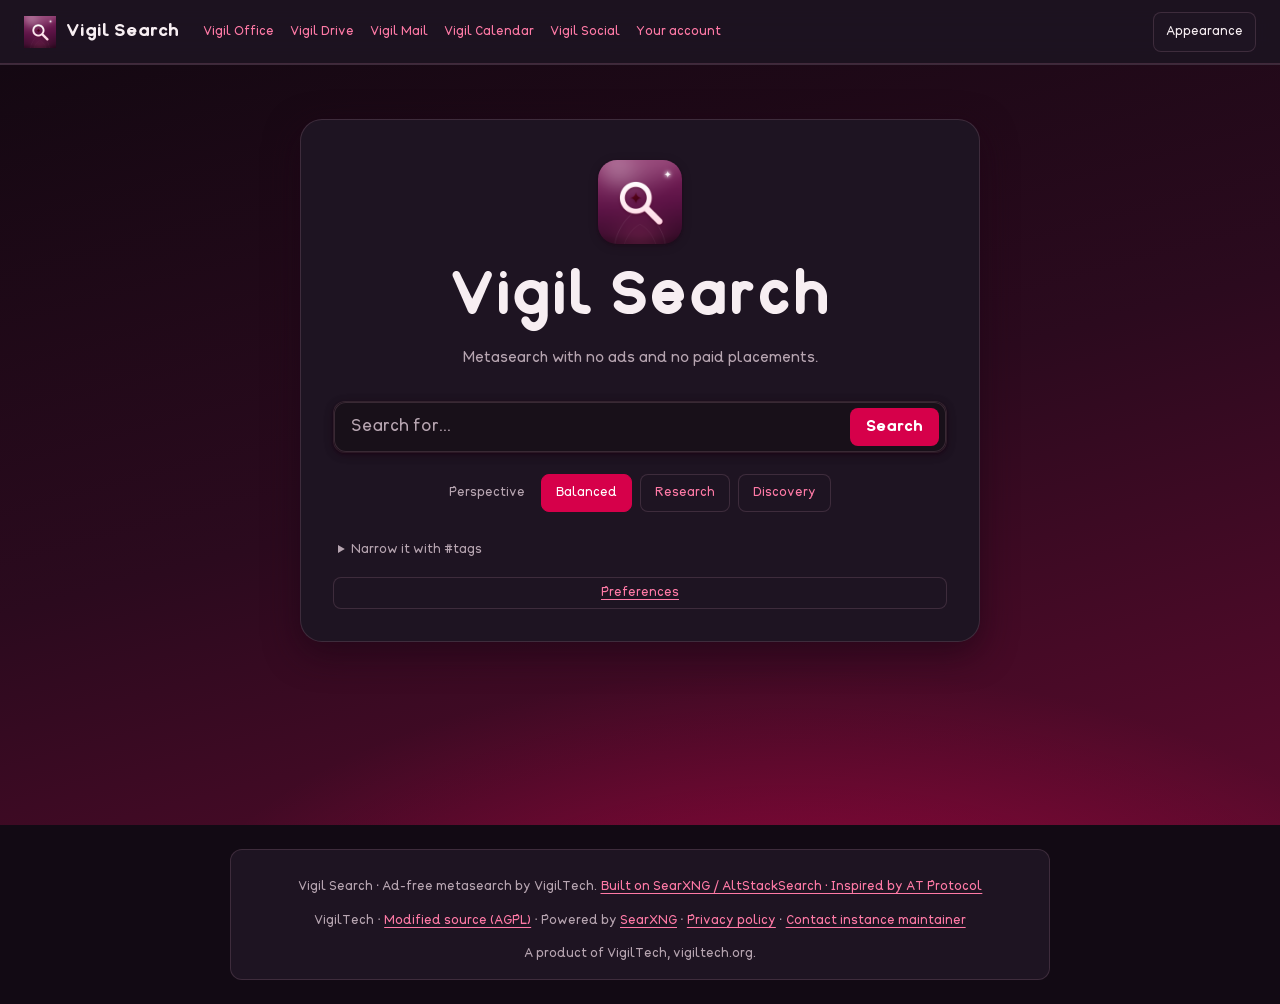
<file: preview/index.html>
<!doctype html>
<html lang="en" data-theme="dark"><head><meta charset="utf-8"><meta name="viewport" content="width=device-width,initial-scale=1">
<title>Vigil Search</title>
<!-- STATIC PREVIEW. Hand-written markup shaped like SearXNG's "simple" theme plus the elements brand.py injects.
     It is not rendered by SearXNG; layout-only stand-in CSS replaces the upstream stylesheet. -->
<link rel="icon" href="../vigiltech/product-icons/search/web/favicon.ico"><link rel="apple-touch-icon" href="../vigiltech/product-icons/search/web/apple-touch-icon.png">
<link rel="stylesheet" href="searxng-standin.css">
<link rel="stylesheet" href="../vigiltech/css/vigilsans.css"><link rel="stylesheet" href="../vigiltech/css/goldengate.css"><link rel="stylesheet" href="../vigiltech-search.css">
<script defer src="../vigiltech.js"></script><script defer src="../artemisearch.js"></script><script defer src="../artemis-ai.js"></script>
</head><body class="vt index_endpoint">
<header class="vt-menubar"><a href="index.html" class="vt-brand"><img src="../vigiltech/product-icons/search/web/icon-192.png" alt="">Vigil Search</a><nav><a href="#">Vigil Office</a><a href="#">Vigil Drive</a><a href="#">Vigil Mail</a><a href="#">Vigil Calendar</a><a href="#">Vigil Social</a><a id="search-account" href="#">Your account</a></nav></header>
<main id="main_index"><div class="index"><div class="title"><img class="vt-search-mark" src="../vigiltech/product-icons/search/web/icon-192.png" alt=""><h1>Vigil Search</h1><p class="vt-search-note">Metasearch with no ads and no paid placements.</p></div><form id="search" method="GET" action="results.html"><div id="search_view"><div class="search_box"><input id="q" name="q" type="text" placeholder="Search for..." value="" aria-label="Search for"><button id="send_search" type="submit" aria-label="Search">Search</button></div></div></form><div id="links_on_top"><a href="preferences.html">Preferences</a></div></div></main><footer><p>VigilTech &middot; <a href="#">Modified source (AGPL)</a> &middot; Powered by <a href="#">SearXNG</a> &middot; <a href="#">Privacy policy</a> &middot; <a href="#">Contact instance maintainer</a></p></footer>
</body></html>
</file>
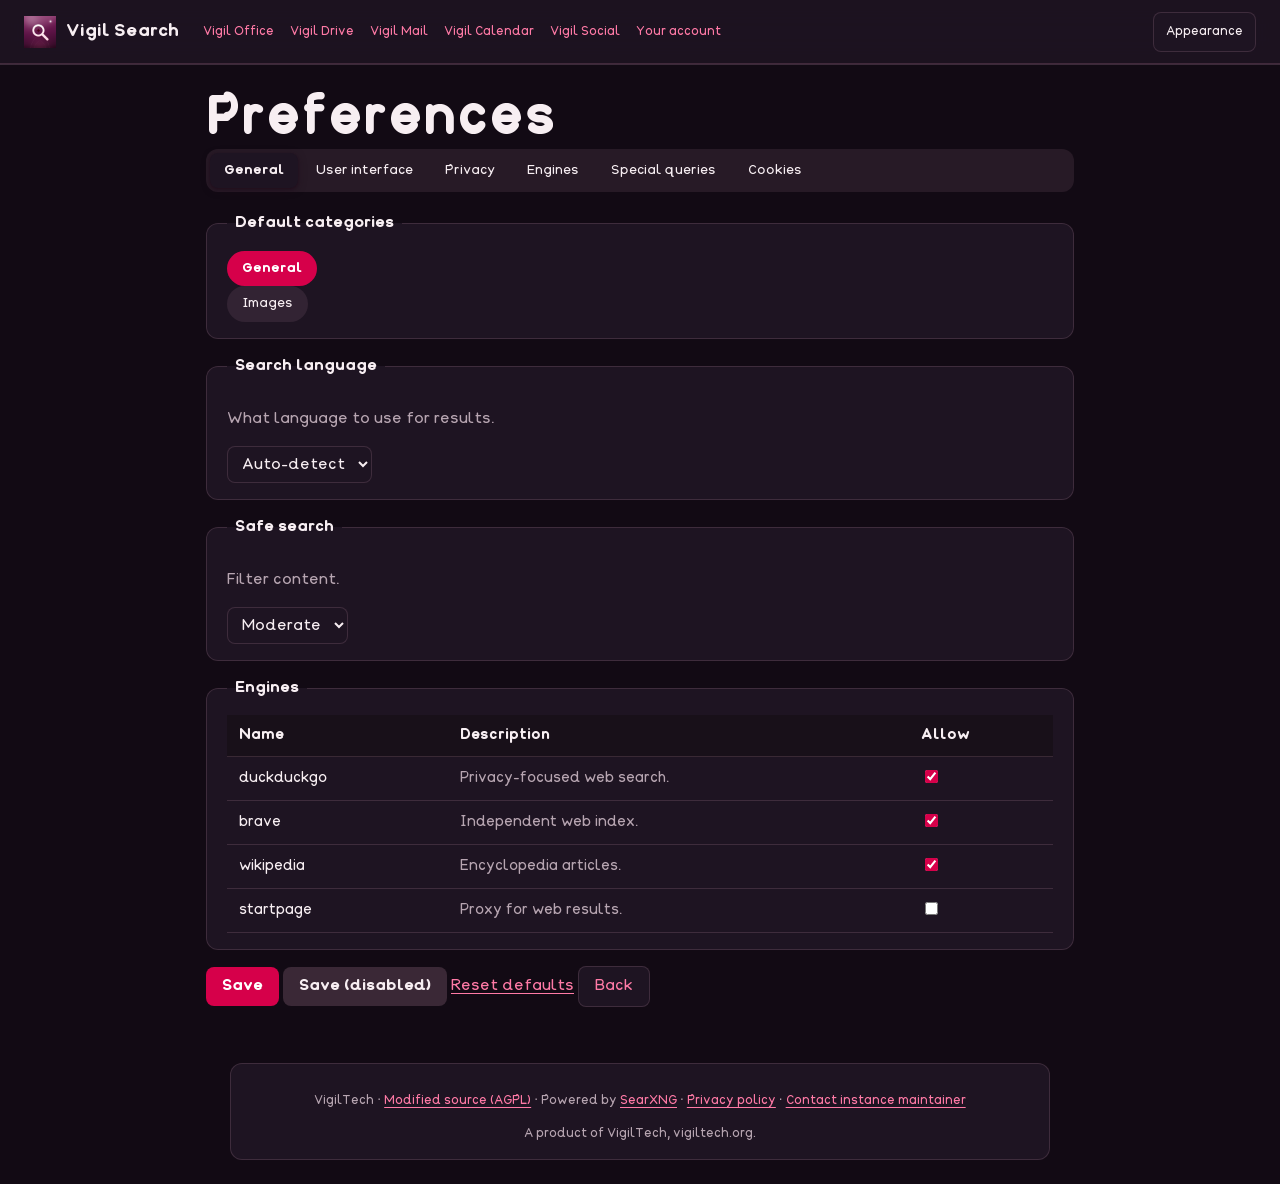
<file: preview/preferences.html>
<!doctype html>
<html lang="en" data-theme="dark"><head><meta charset="utf-8"><meta name="viewport" content="width=device-width,initial-scale=1">
<title>Preferences - Vigil Search</title>
<!-- STATIC PREVIEW. Hand-written markup shaped like SearXNG's "simple" theme plus the elements brand.py injects.
     It is not rendered by SearXNG; layout-only stand-in CSS replaces the upstream stylesheet. -->
<link rel="icon" href="../vigiltech/product-icons/search/web/favicon.ico"><link rel="apple-touch-icon" href="../vigiltech/product-icons/search/web/apple-touch-icon.png">
<link rel="stylesheet" href="searxng-standin.css">
<link rel="stylesheet" href="../vigiltech/css/vigilsans.css"><link rel="stylesheet" href="../vigiltech/css/goldengate.css"><link rel="stylesheet" href="../vigiltech-search.css">
<script defer src="../vigiltech.js"></script><script defer src="../artemisearch.js"></script><script defer src="../artemis-ai.js"></script>
</head><body class="vt preferences_endpoint">
<header class="vt-menubar"><a href="index.html" class="vt-brand"><img src="../vigiltech/product-icons/search/web/icon-192.png" alt="">Vigil Search</a><nav><a href="#">Vigil Office</a><a href="#">Vigil Drive</a><a href="#">Vigil Mail</a><a href="#">Vigil Calendar</a><a href="#">Vigil Social</a><a id="search-account" href="#">Your account</a></nav></header>
<main id="main_preferences"><h1>Preferences</h1>
<nav class="tabs" aria-label="Preference sections"><a href="#" aria-selected="true" aria-current="page">General</a><a href="#">User interface</a><a href="#">Privacy</a><a href="#">Engines</a><a href="#">Special queries</a><a href="#">Cookies</a></nav>
<form method="post" action="#"><fieldset><legend>Default categories</legend><div class="category"><input type="checkbox" id="pc_general" checked><label for="pc_general">General</label></div> <div class="category"><input type="checkbox" id="pc_images"><label for="pc_images">Images</label></div></fieldset>
<fieldset><legend>Search language</legend><p class="description">What language to use for results.</p><select aria-label="Search language"><option>Auto-detect</option><option>English</option><option>Deutsch</option></select></fieldset>
<fieldset><legend>Safe search</legend><p class="description">Filter content.</p><select aria-label="Safe search"><option>Moderate</option><option>Strict</option><option>None</option></select></fieldset>
<fieldset><legend>Engines</legend><table class="table_settings"><thead><tr><th>Name</th><th>Description</th><th>Allow</th></tr></thead><tbody><tr><td><label>duckduckgo</label></td><td class="description">Privacy-focused web search.</td><td><input type="checkbox" checked aria-label="duckduckgo"></td></tr><tr><td><label>brave</label></td><td class="description">Independent web index.</td><td><input type="checkbox" checked aria-label="brave"></td></tr><tr><td><label>wikipedia</label></td><td class="description">Encyclopedia articles.</td><td><input type="checkbox" checked aria-label="wikipedia"></td></tr><tr><td><label>startpage</label></td><td class="description">Proxy for web results.</td><td><input type="checkbox"  aria-label="startpage"></td></tr></tbody></table></fieldset>
<div class="preferences_buttons"><input type="submit" value="Save"> <input type="submit" value="Save (disabled)" disabled> <a class="btn" href="#">Reset defaults</a> <span class="preferences_back"><a href="index.html">Back</a></span></div></form></main><footer><p>VigilTech &middot; <a href="#">Modified source (AGPL)</a> &middot; Powered by <a href="#">SearXNG</a> &middot; <a href="#">Privacy policy</a> &middot; <a href="#">Contact instance maintainer</a></p></footer>
</body></html>
</file>
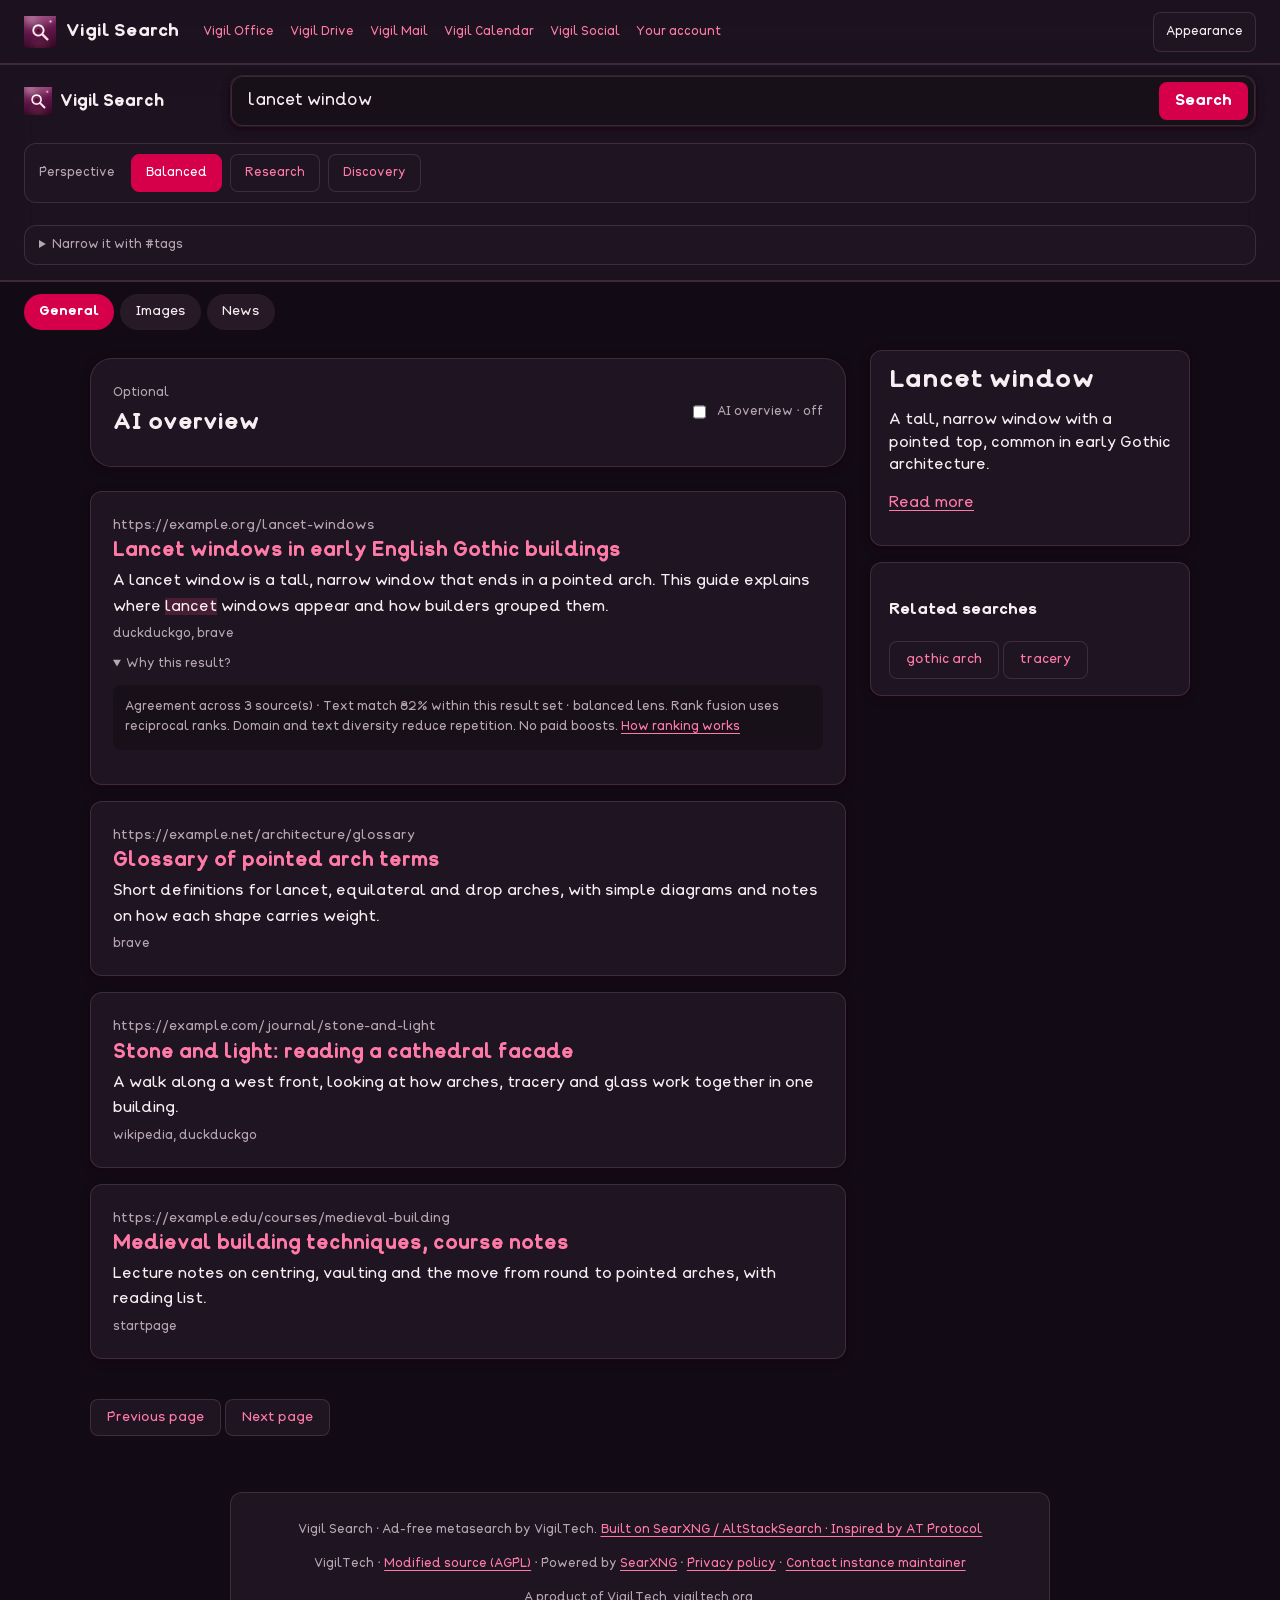
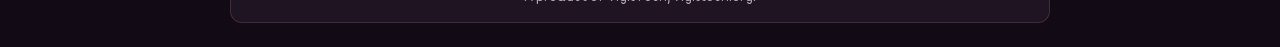
<file: preview/results.html>
<!doctype html>
<html lang="en" data-theme="dark"><head><meta charset="utf-8"><meta name="viewport" content="width=device-width,initial-scale=1">
<title>lancet window - Vigil Search</title>
<!-- STATIC PREVIEW. Hand-written markup shaped like SearXNG's "simple" theme plus the elements brand.py injects.
     It is not rendered by SearXNG; layout-only stand-in CSS replaces the upstream stylesheet. -->
<link rel="icon" href="../vigiltech/product-icons/search/web/favicon.ico"><link rel="apple-touch-icon" href="../vigiltech/product-icons/search/web/apple-touch-icon.png">
<link rel="stylesheet" href="searxng-standin.css">
<link rel="stylesheet" href="../vigiltech/css/vigilsans.css"><link rel="stylesheet" href="../vigiltech/css/goldengate.css"><link rel="stylesheet" href="../vigiltech-search.css">
<script defer src="../vigiltech.js"></script><script defer src="../artemisearch.js"></script><script defer src="../artemis-ai.js"></script>
</head><body class="vt results_endpoint">
<header class="vt-menubar"><a href="index.html" class="vt-brand"><img src="../vigiltech/product-icons/search/web/icon-192.png" alt="">Vigil Search</a><nav><a href="#">Vigil Office</a><a href="#">Vigil Drive</a><a href="#">Vigil Mail</a><a href="#">Vigil Calendar</a><a href="#">Vigil Social</a><a id="search-account" href="#">Your account</a></nav></header>
<div id="search_header"><div id="search_logo"><a href="index.html"><img src="../vigiltech/product-icons/search/web/icon-192.png" alt=""><span class="vt-wordmark">Vigil Search</span></a></div><form id="search" method="GET" action="results.html"><div id="search_view"><div class="search_box"><input id="q" name="q" type="text" placeholder="Search for..." value="lancet window" aria-label="Search for"><button id="send_search" type="submit" aria-label="Search">Search</button></div></div></form></div>
<div id="categories_container"><div class="category"><input type="checkbox" id="category_general" checked><label for="category_general">General</label></div><div class="category"><input type="checkbox" id="category_images"><label for="category_images">Images</label></div><div class="category"><input type="checkbox" id="category_news"><label for="category_news">News</label></div></div>
<div id="results_view"><main id="main_results"><div id="sidebar"><div class="infobox"><h2>Lancet window</h2><p>A tall, narrow window with a pointed top, common in early Gothic architecture.</p><p><a href="#">Read more</a></p></div><div class="suggestions"><h4>Related searches</h4><button type="button">gothic arch</button> <button type="button">tracery</button></div></div><div id="urls" role="main"><article class="result result-default category-general"><a class="url_wrapper" href="#"><span class="url_o1"><span class="url_i1">https://example.org/lancet-windows</span></span></a><h3><a href="#">Lancet windows in early English Gothic buildings</a></h3><p class="content">A lancet window is a tall, narrow window that ends in a pointed arch. This guide explains where <span class="highlight">lancet</span> windows appear and how builders grouped them.</p><div class="engines"><span>duckduckgo, brave</span></div><details class="vt-reason" open><summary>Why this result?</summary><p>Agreement across 3 source(s) · Text match 82% within this result set · balanced lens. Rank fusion uses reciprocal ranks. Domain and text diversity reduce repetition. No paid boosts. <a href="#">How ranking works</a></p></details><div class="break"></div></article><article class="result result-default category-general"><a class="url_wrapper" href="#"><span class="url_o1"><span class="url_i1">https://example.net/architecture/glossary</span></span></a><h3><a href="#">Glossary of pointed arch terms</a></h3><p class="content">Short definitions for lancet, equilateral and drop arches, with simple diagrams and notes on how each shape carries weight.</p><div class="engines"><span>brave</span></div><div class="break"></div></article><article class="result result-default category-general"><a class="url_wrapper" href="#"><span class="url_o1"><span class="url_i1">https://example.com/journal/stone-and-light</span></span></a><h3><a href="#">Stone and light: reading a cathedral facade</a></h3><p class="content">A walk along a west front, looking at how arches, tracery and glass work together in one building.</p><div class="engines"><span>wikipedia, duckduckgo</span></div><div class="break"></div></article><article class="result result-default category-general"><a class="url_wrapper" href="#"><span class="url_o1"><span class="url_i1">https://example.edu/courses/medieval-building</span></span></a><h3><a href="#">Medieval building techniques, course notes</a></h3><p class="content">Lecture notes on centring, vaulting and the move from round to pointed arches, with reading list.</p><div class="engines"><span>startpage</span></div><div class="break"></div></article></div>
<nav id="pagination" aria-label="Pages"><form method="post"><button type="submit" class="next_page" disabled>Previous page</button> <button type="submit" class="next_page">Next page</button></form></nav></main></div><footer><p>VigilTech &middot; <a href="#">Modified source (AGPL)</a> &middot; Powered by <a href="#">SearXNG</a> &middot; <a href="#">Privacy policy</a> &middot; <a href="#">Contact instance maintainer</a></p></footer>
</body></html>
</file>
<file: preview/searxng-standin.css>
/* Layout-only stand-in for the upstream SearXNG "simple" stylesheet. Preview use only; it is never shipped in the image.
   It defines no colours except a neutral light default so that the VigilTech override has something to override. */
*,*::before,*::after{box-sizing:border-box}body{margin:0;font-size:16px;line-height:1.5;background:#fff;color:#222}a{color:#06c}
#search_header{display:grid;grid-template-columns:190px minmax(0,1fr);align-items:center;padding:10px 24px;gap:16px}#search_logo a{display:flex;align-items:center;text-decoration:none;color:inherit}#search_logo img{width:28px;height:28px}
#search_view{display:flex}.search_box{display:flex;flex:1;align-items:center;border:1px solid #ccc;border-radius:12px;padding:4px 6px}#q{flex:1;border:0;outline:0;font-size:16px;padding:8px 10px;min-width:0}
main#main_index .index h1{font-size:44px;margin:12px 0}.index{margin:0 auto}#links_on_top{margin-top:16px}
#results_view{display:block}#main_results{display:grid;grid-template-columns:minmax(0,1fr) 320px;gap:24px;max-width:1100px;margin:0 auto}#urls{grid-column:1;grid-row:1}#sidebar{grid-column:2;grid-row:1}#pagination{grid-column:1}
#categories_container{padding:0 24px;max-width:1100px;margin:0 auto}article.result{display:block}article.result h3{margin:4px 0;font-size:19px}.content{margin:6px 0}.url_wrapper{font-size:13px;text-decoration:none}
nav.tabs a{display:inline-block}fieldset{min-width:0}table{font-size:14px}
@media(max-width:800px){#main_results{grid-template-columns:1fr}#sidebar{grid-column:1;grid-row:auto}}
</file>
<file: vigiltech/css/vigilsans.css>
/* Vigil Sans: VigilTech's own typeface (fonts/). Load it, with a system fallback so text never waits on the network. */
@font-face { font-family: "Vigil Sans"; font-style: normal; font-weight: 400; font-display: swap; src: url("../fonts/VigilSans-Regular.woff2") format("woff2"), url("../fonts/VigilSans-Regular.ttf") format("truetype"); }
@font-face { font-family: "Vigil Sans"; font-style: normal; font-weight: 700; font-display: swap; src: url("../fonts/VigilSans-Bold.woff2") format("woff2"), url("../fonts/VigilSans-Bold.ttf") format("truetype"); }
:root { --vt-font: "Vigil Sans", -apple-system, BlinkMacSystemFont, "SF Pro Text", system-ui, "Segoe UI", Roboto, "Helvetica Neue", sans-serif; --vt-font-system: -apple-system, BlinkMacSystemFont, "SF Pro Text", system-ui, "Segoe UI", Roboto, "Helvetica Neue", sans-serif; --vt-mono: ui-monospace, "SF Mono", Menlo, Consolas, monospace; }
</file>
<file: vigiltech/css/goldengate.css>
/* SPDX-License-Identifier: GPL-3.0-or-later
  VigilTech design system: "Golden Gate", after dark.
  Calm, layered, translucent software that feels at home on a Mac and travels well to Windows and Linux, with a quiet gothic
  streak: plum-black nights, one rose-pink tint, pointed arches and a single star. Original code and artwork: no third-party
  artwork, fonts or marks. Optional typeface: css/vigilsans.vts.

  Principles
   1. Material over decoration: bars and sheets are frosted glass over the wallpaper; content sits on quiet surfaces.
   2. One pink. VigilTech Pink #ff0058 tints selection, focus and the primary action. Everything else is a warm, plum-tinted neutral.
   3. Soft geometry: 8 px controls, 12 px groups, 22 px sheets. The one gothic shape is the pointed (lancet) arch.
   4. Depth from light: a lit top edge, a darker lower edge, long soft shadows. Never hard black outlines.
   5. Goth, softly: night is the natural home, candle-warm highlights, thin rims, one star. No skulls, bats or clichés; stay friendly and readable.
   6. Accessible by default: 4.5:1 text, a visible 3 px focus ring, reduced motion and reduced transparency respected.
*/
:root {
  color-scheme: light dark;
  /* VigilTech Pink */
  --vt-pink-50: #fff0f5; --vt-pink-100: #ffd6e4; --vt-pink-200: #ffadc9; --vt-pink-300: #ff7aa6; --vt-pink-400: #ff4d86;
  --vt-pink-500: #ff0058; --vt-pink-600: #d6004a; --vt-pink-700: #a8003a; --vt-pink-800: #7a002b; --vt-pink-900: #3d0016;
  --vt-tint: var(--vt-pink-500); --vt-tint-strong: var(--vt-pink-700); --vt-tint-soft: rgba(255, 0, 88, .11); --vt-on-tint: #ffffff;
  /* neutrals, light: warm bone and plum ink */
  --vt-bg: #f6f1f4; --vt-surface: #fffbfd; --vt-surface-2: #faf4f7; --vt-label: #17101a; --vt-label-2: #6b5d68; --vt-label-3: #6b5d68;
  --vt-separator: rgba(58, 30, 52, .15); --vt-fill: rgba(110, 70, 100, .1); --vt-fill-2: rgba(110, 70, 100, .18);
  --vt-glass: rgba(255, 250, 252, .62); --vt-glass-edge: rgba(255, 255, 255, .72); --vt-glass-blur: 18px;
  --vt-danger: #b3001b; --vt-warning: #9a4a00; --vt-info: #1a5cc2;
  /* geometry and depth */
  --vt-r-control: 8px; --vt-r-group: 12px; --vt-r-sheet: 22px; --vt-focus: 0 0 0 3px rgba(255, 0, 88, .5);
  --vt-shadow-1: 0 1px 2px rgba(30, 6, 22, .07), 0 2px 8px rgba(30, 6, 22, .07);
  --vt-shadow-2: 0 11px 34px rgba(30, 6, 22, .2); --vt-shadow-3: 17px 20px 40px rgba(30, 6, 22, .22);
  --vt-s1: 4px; --vt-s2: 8px; --vt-s3: 12px; --vt-s4: 16px; --vt-s5: 24px; --vt-s6: 32px; --vt-s7: 48px;
  --vt-wallpaper: linear-gradient(165deg, #fff4f8 0%, #ffc0d4 50%, #ff5c8f 100%);
  --vt-wall-arc-a: rgba(255, 255, 255, .4); --vt-wall-arc-b: rgba(168, 0, 58, .22);
}
@media (prefers-color-scheme: dark) { :root:not([data-theme="light"]) { --vt-tint: var(--vt-pink-400); --vt-tint-strong: var(--vt-pink-300); --vt-tint-soft: rgba(255, 77, 134, .18); --vt-on-tint: #ffffff;
  --vt-bg: #120a14; --vt-surface: #1e1422; --vt-surface-2: #181019; --vt-label: #f7eef2; --vt-label-2: #b7a5b1; --vt-label-3: #b7a5b1; --vt-separator: rgba(255, 190, 220, .14); --vt-fill: rgba(255, 190, 220, .09); --vt-fill-2: rgba(255, 190, 220, .17);
  --vt-glass: rgba(34, 18, 38, .62); --vt-glass-edge: rgba(255, 170, 205, .16); --vt-danger: #ff7a8e; --vt-warning: #ffb066; --vt-info: #8ab8ff; --vt-shadow-1: 0 1px 2px rgba(30, 6, 22, .45), 0 2px 8px rgba(30, 6, 22, .35); --vt-shadow-2: 0 11px 34px rgba(30, 6, 22, .7);
  --vt-wallpaper: linear-gradient(165deg, #140812 0%, #2b0a1e 50%, #5a0a2c 100%); --vt-wall-arc-a: rgba(255, 143, 179, .13); --vt-wall-arc-b: rgba(31, 0, 9, .5); } }
:root[data-theme="dark"] { --vt-tint: var(--vt-pink-400); --vt-tint-strong: var(--vt-pink-300); --vt-tint-soft: rgba(255, 77, 134, .18); --vt-on-tint: #ffffff;
  --vt-bg: #120a14; --vt-surface: #1e1422; --vt-surface-2: #181019; --vt-label: #f7eef2; --vt-label-2: #b7a5b1; --vt-label-3: #b7a5b1; --vt-separator: rgba(255, 190, 220, .14); --vt-fill: rgba(255, 190, 220, .09); --vt-fill-2: rgba(255, 190, 220, .17);
  --vt-glass: rgba(34, 18, 38, .62); --vt-glass-edge: rgba(255, 170, 205, .16); --vt-danger: #ff7a8e; --vt-warning: #ffb066; --vt-info: #8ab8ff; --vt-shadow-1: 0 1px 2px rgba(30, 6, 22, .45), 0 2px 8px rgba(30, 6, 22, .35); --vt-shadow-2: 0 11px 34px rgba(30, 6, 22, .7);
  --vt-wallpaper: linear-gradient(165deg, #140812 0%, #2b0a1e 50%, #5a0a2c 100%); --vt-wall-arc-a: rgba(255, 143, 179, .13); --vt-wall-arc-b: rgba(31, 0, 9, .5); }

.vt, .vt * { box-sizing: border-box; }
.vt { font-family: var(--vt-font, -apple-system, BlinkMacSystemFont, "SF Pro Text", system-ui, "Segoe UI", sans-serif); font-size: 15px; line-height: 1.5; color: var(--vt-label); background: var(--vt-bg); -webkit-font-smoothing: antialiased; font-synthesis: none; }
.vt[data-font="system"] { font-family: var(--vt-font-system); }
.vt h1, .vt h2, .vt h3 { margin: 0; font-weight: 700;  line-height: 1.15; }
.vt h1 { font-size: clamp(30px, 5vw, 52px); } .vt h2 { font-size: 24px; } .vt h3 { font-size: 17px; }
.vt a { color: var(--vt-tint-strong); text-underline-offset: 3px; }
.vt :focus-visible { outline: 3px solid var(--vt-tint-strong); outline-offset: 3px; box-shadow: none; border-radius: var(--vt-r-control); }
.vt ::selection { background: var(--vt-tint-soft); }

/* the wallpaper: sweeping curves made of gradients, so it costs no image. Night by default, dawn in light mode. */
.vt-wallpaper { background: radial-gradient(120% 90% at 0% 110%, var(--vt-wall-arc-a) 0 38%, transparent 38.3%), radial-gradient(110% 100% at 90% 125%, var(--vt-wall-arc-b) 0 52%, transparent 52.3%), radial-gradient(90% 80% at 40% 140%, var(--vt-wall-arc-a) 0 60%, transparent 60.3%), var(--vt-wallpaper); }
:root[data-theme="dark"] .vt-wallpaper, .vt-wallpaper.night { background-image: radial-gradient(70% 55% at 62% 118%, rgba(255, 0, 88, .42), transparent 70%), radial-gradient(120% 90% at 0% 110%, var(--vt-wall-arc-a) 0 38%, transparent 38.3%), radial-gradient(110% 100% at 90% 125%, var(--vt-wall-arc-b) 0 52%, transparent 52.3%), var(--vt-wallpaper); }

/* the pointed arch: the one gothic shape. Use it for avatars, hero images, selected tabs, empty states. */
.vt-lancet { border-radius: 999px 999px 0 0 / 80% 80% 0 0; clip-path: polygon(0 100%, 0 46%, 6% 30%, 18% 16%, 34% 6%, 50% 0, 66% 6%, 82% 16%, 94% 30%, 100% 46%, 100% 100%); }
.vt-star::before { content: ""; display: inline-block; width: .8em; height: .8em; margin-right: .35em; vertical-align: -.05em; background: currentColor; clip-path: polygon(50% 0, 60% 40%, 100% 50%, 60% 60%, 50% 100%, 40% 60%, 0 50%, 40% 40%); }

/* frosted bars and sheets */
.vt-glass { background: var(--vt-glass); -webkit-backdrop-filter: blur(var(--vt-glass-blur)) saturate(1.6); backdrop-filter: blur(var(--vt-glass-blur)) saturate(1.6); border: 1px solid var(--vt-glass-edge); box-shadow: inset 0 1px 0 var(--vt-glass-edge), var(--vt-shadow-1); }
.vt-toolbar { display: flex; align-items: center; gap: var(--vt-s3); padding: 10px var(--vt-s4); min-height: 52px; border-width: 0 0 1px; border-bottom: 1px solid var(--vt-separator); }
.vt-sidebar { padding: var(--vt-s3); min-width: 240px; border-width: 0 1px 0 0; border-right: 1px solid var(--vt-separator); }
.vt-sheet { border-radius: var(--vt-r-sheet); box-shadow: var(--vt-shadow-2), inset 0 1px 0 var(--vt-glass-edge); padding: var(--vt-s5); }
@media (prefers-reduced-transparency: reduce) { .vt-glass { background: var(--vt-surface); -webkit-backdrop-filter: none; backdrop-filter: none; } }

/* surfaces */
.vt-card { background: var(--vt-surface); border-radius: var(--vt-r-group); box-shadow: var(--vt-shadow-1), 0 0 0 1px var(--vt-separator); padding: var(--vt-s4); }
.vt-group { background: var(--vt-surface); border-radius: var(--vt-r-group); overflow: hidden; box-shadow: 0 0 0 1px var(--vt-separator); }
.vt-group > * + * { border-top: 1px solid var(--vt-separator); }
.vt-row { display: flex; align-items: center; gap: var(--vt-s3); padding: 11px var(--vt-s4); min-height: 44px; }

/* controls */
.vt-btn { display: inline-flex; align-items: center; justify-content: center; gap: 6px; min-height: 32px; padding: 5px 14px; font: inherit; font-weight: 600; font-size: 14px; color: var(--vt-label); background: linear-gradient(var(--vt-surface), var(--vt-surface-2)); border: 0; border-radius: var(--vt-r-control); box-shadow: 0 0 0 1px var(--vt-separator), 0 1px 2px rgba(30, 6, 22, .1); cursor: pointer; transition: transform .08s ease, box-shadow .15s ease, filter .15s ease; }
.vt-btn:hover { filter: brightness(.98); } .vt-btn:active { transform: translateY(1px); filter: brightness(.95); }
.vt-btn[disabled] { opacity: .45; cursor: not-allowed; }
.vt-btn.primary { color: var(--vt-on-tint); background: var(--vt-pink-600); box-shadow: inset 0 1px 0 rgba(255, 190, 215, .5), 0 0 0 1px rgba(61, 0, 22, .55), 0 1px 3px rgba(61, 0, 22, .4); text-shadow: 0 1px 0 rgba(61, 0, 22, .35); }
.vt-btn.primary:hover { background: var(--vt-pink-700); filter: none; }
.vt-btn.plain { background: none; box-shadow: none; color: var(--vt-tint-strong); }
.vt-btn.large { min-height: 40px; padding: 8px 20px; font-size: 16px; border-radius: 10px; }
.vt-field { width: 100%; min-height: 34px; padding: 6px 10px; font: inherit; color: var(--vt-label); background: var(--vt-surface); border: 0; border-radius: var(--vt-r-control); box-shadow: inset 0 1px 2px rgba(30, 6, 22, .14), 0 0 0 1px var(--vt-separator); }
.vt-field:focus { outline: none; box-shadow: inset 0 1px 2px rgba(30, 6, 22, .14), var(--vt-focus), 0 0 0 1px var(--vt-tint); }
.vt-segmented { display: inline-flex; padding: 2px; gap: 2px; background: var(--vt-fill); border-radius: 9px; }
.vt-segmented > button { font: inherit; font-weight: 600; font-size: 13px; padding: 4px 14px; border: 0; background: none; color: var(--vt-label-2); border-radius: 7px; cursor: pointer; }
.vt-segmented > button[aria-pressed="true"] { background: var(--vt-surface); color: var(--vt-label); box-shadow: 0 1px 3px rgba(30, 6, 22, .25), 0 0 0 .5px var(--vt-separator); }
.vt-switch { appearance: none; -webkit-appearance: none; width: 42px; height: 26px; border-radius: 13px; background: var(--vt-fill-2); position: relative; cursor: pointer; transition: background .2s; vertical-align: middle; }
.vt-switch::after { content: ""; position: absolute; top: 2px; left: 2px; width: 22px; height: 22px; border-radius: 50%; background: #fff; box-shadow: 0 2px 4px rgba(30, 6, 22, .35); transition: transform .2s ease; }
.vt-switch:checked { background: var(--vt-tint); } .vt-switch:checked::after { transform: translateX(16px); }
.vt-badge { display: inline-flex; align-items: center; padding: 2px 9px; border-radius: 99px; font-size: 12px; font-weight: 700; color: var(--vt-tint-strong); background: var(--vt-tint-soft); }
.vt-kbd { font-family: var(--vt-mono); font-size: 12px; padding: 1px 6px; border-radius: 5px; background: var(--vt-fill); box-shadow: inset 0 -1px 0 var(--vt-separator); }
.vt-icon { border-radius: 22.37%; box-shadow: var(--vt-shadow-1); }

@media (prefers-reduced-motion: reduce) { .vt *, .vt-btn, .vt-switch, .vt-switch::after { transition: none !important; animation: none !important; } }
@media (forced-colors: active) { .vt-btn, .vt-field, .vt-card { border: 1px solid CanvasText; } .vt-btn.primary { background: Highlight; color: HighlightText; } }

/* Touch hit areas include the switch label rather than enlarging its visual track. */
.vt button, .vt input, .vt select, .vt textarea { font: inherit; }
.vt [data-font="system"], .vt[data-font="system"] { font-family: var(--vt-font-system); }
.vt-row:has(.vt-switch) { cursor: pointer; }
@media (pointer: coarse) {
  .vt-btn, .vt-field, .vt-segmented > button, .vt summary, .vt select { min-height: 44px; }
  .vt-row:has(.vt-switch) { min-height: 44px; }
}
@media (prefers-reduced-motion: reduce) { .vt *, .vt *::before, .vt *::after { animation: none !important; transition: none !important; scroll-behavior: auto !important; } }
@media (forced-colors: active) {
  .vt :focus-visible { outline: 3px solid Highlight; box-shadow: none; }
  .vt-switch { appearance: auto; }
  .vt-switch::after { display: none; }
  .vt-glass { background: Canvas; color: CanvasText; backdrop-filter: none; -webkit-backdrop-filter: none; }
}
</file>
<file: vigiltech-search.css>
/* SPDX-License-Identifier: GPL-3.0-or-later */
:root{--color-base-background:var(--vt-bg)!important;--color-base-font:var(--vt-label)!important;--color-header-background:var(--vt-bg)!important;--color-url-font:var(--vt-label-2)!important;--color-result-link-font:var(--vt-tint-strong)!important;--color-result-link-visited-font:var(--vt-tint-strong)!important;--color-result-background:var(--vt-surface)!important;--color-search-background:var(--vt-surface)!important;--color-search-border:var(--vt-separator)!important;--color-btn-background:var(--vt-pink-600)!important;--color-btn-font:#fff!important;--color-settings-tr-hover:var(--vt-fill)!important}
body.vt{margin:0;font-family:var(--vt-font)!important;background:var(--vt-bg)!important;color:var(--vt-label)!important;font-synthesis:none}body.vt[data-font=system]{font-family:var(--vt-font-system)!important}.vt button,.vt input,.vt select{font-family:inherit!important}.vt a{color:var(--vt-tint-strong)}.vt input,.vt select,.vt option{color:var(--vt-label)!important;background:var(--vt-surface)!important;border-color:var(--vt-separator)!important}.vt input::placeholder{color:var(--vt-label-2)}.vt :focus-visible{outline:3px solid var(--vt-tint-strong)!important;outline-offset:3px;box-shadow:none!important}.vt .vt-menubar{position:relative;z-index:1000;display:flex;align-items:center;gap:24px;justify-content:space-between;padding:12px 24px;background:var(--vt-glass);border-bottom:1px solid var(--vt-separator);backdrop-filter:blur(18px) saturate(1.6);-webkit-backdrop-filter:blur(18px) saturate(1.6);flex-wrap:wrap}.vt .vt-brand{display:flex;align-items:center;gap:10px;font-size:17px;font-weight:700;color:var(--vt-label);text-decoration:none}.vt .vt-brand img{width:32px;height:32px}.vt .vt-menubar nav{display:flex;gap:16px;font-size:12px;flex-wrap:wrap}.vt .vt-menubar nav a{color:var(--vt-tint-strong);text-decoration:none}.vt #main_index .index{margin:0 auto!important;padding:64px 20px 48px;max-width:760px;width:100%;box-sizing:border-box}.vt #main_index .title{height:auto!important;min-height:0!important;margin:0!important;background:none!important;display:block!important}.vt #main_index .title h1{display:block!important;position:static!important;width:auto!important;height:auto!important;clip:auto!important;clip-path:none!important;overflow:visible!important;text-indent:0!important;white-space:normal!important;margin:15px 0!important;font:700 clamp(36px,6vw,58px)/1.15 var(--vt-font)!important;letter-spacing:normal!important;color:var(--vt-label)!important}.vt .vt-search-mark{width:84px;height:84px;display:block;margin:0 auto 20px;filter:none!important}.vt .vt-search-note{color:var(--vt-label-2);font-size:14px;line-height:1.8;margin:12px 0 30px}.vt #main_index #search_view{display:flex;width:100%;box-sizing:border-box}.vt .search_box,.vt #search_view{background:var(--vt-surface)!important;border:1px solid var(--vt-separator)!important;border-radius:12px;box-shadow:var(--vt-shadow-1)!important}.vt #q{font-family:inherit!important;font-size:16px!important}.vt #search_header{background:var(--vt-bg)!important;grid-template-columns:190px minmax(0,1fr)!important;padding-inline:24px;column-gap:16px}.vt #search_logo{width:190px!important;min-width:190px!important;margin:0!important;display:flex;align-items:center;white-space:nowrap}.vt #search_logo img{width:28px;height:28px;margin-right:8px}.vt .vt-wordmark{font:700 16px var(--vt-font)!important;color:var(--vt-label)!important;white-space:nowrap;letter-spacing:normal}.vt .result-default{padding:22px!important;border-radius:12px!important;background:var(--vt-surface)!important;border:1px solid var(--vt-separator)!important;box-shadow:var(--vt-shadow-1)!important;margin-bottom:16px!important}.vt .result h3 a,.vt .result_header a{color:var(--vt-tint-strong)!important}.vt .result-default .content{line-height:1.7!important;color:var(--vt-label)!important}.vt .result-default .highlight{color:inherit!important;background:var(--vt-tint-soft)!important}.vt .result-default cite,.vt .result-default .url_header{color:var(--vt-label-2)!important}
.vt .vt-lenses{display:flex;align-items:center;gap:8px;flex-wrap:wrap;max-width:820px;margin:16px auto 24px;padding:5px}.vt #main_index .vt-lenses{justify-content:center}.vt .vt-lenses>span{font-size:12px;color:var(--vt-label-2);margin-right:8px}.vt .vt-lenses button,.vt .vt-tags-help button,.vt .vt-active-tags button,.vt #save-search-account,.vt .vt-ai button{border:1px solid var(--vt-separator);background:var(--vt-surface);border-radius:8px;padding:9px 14px;color:var(--vt-tint-strong);cursor:pointer;font:inherit;font-size:12px;min-height:36px}.vt .vt-lenses button[aria-pressed=true],.vt .vt-ai .vt-ai-primary{background:var(--vt-pink-600)!important;color:#fff!important;border-color:var(--vt-pink-600)!important}.vt .vt-reason{font-size:12px;color:var(--vt-label-2);margin:12px 0 4px}.vt .vt-reason summary,.vt .vt-tags-help summary{cursor:pointer}.vt .vt-reason p{font-size:12px;line-height:1.7;padding:12px;background:var(--vt-surface-2);border-radius:8px}.vt .vt-credit,.vt .vt-account-notice,.vt footer{font-size:12px;color:var(--vt-label-2)!important;line-height:1.8;overflow-wrap:anywhere}.vt .vt-tags-help,.vt .vt-active-tags{max-width:820px;margin:0 auto 18px;padding:0 5px;color:var(--vt-label-2);font-size:12px}.vt .vt-tags-help p{line-height:1.8}.vt .vt-tags-help button,.vt .vt-active-tags button{margin:4px}.vt .vt-active-tags{display:flex;flex-wrap:wrap;gap:4px}.vt .vt-ai{border:1px solid var(--vt-separator);border-radius:22px;padding:22px;background:var(--vt-surface);box-shadow:var(--vt-shadow-1);margin:8px 0 24px}.vt .vt-ai header{display:flex;justify-content:space-between;align-items:center;gap:15px}.vt .vt-ai h2{font:700 22px/1.3 var(--vt-font);margin:6px 0;color:var(--vt-label)}.vt .vt-ai small,.vt .vt-ai label,.vt .vt-ai-notice,.vt .vt-ai-status{color:var(--vt-label-2);font-size:12px;line-height:1.8}.vt .vt-ai-switch{display:flex;gap:8px;align-items:center;white-space:nowrap;cursor:pointer;min-height:44px}.vt .vt-ai-switch input{appearance:auto!important;accent-color:var(--vt-pink-600);width:20px;height:20px}.vt .vt-ai-controls[hidden],.vt .vt-ai-follow[hidden]{display:none!important}.vt .vt-ai-settings{display:grid;grid-template-columns:1fr 1.4fr;gap:12px}.vt .vt-ai-settings label{display:flex;flex-direction:column;gap:7px}.vt .vt-ai-key{grid-column:1/-1}.vt .vt-ai input,.vt .vt-ai select{box-sizing:border-box;min-width:0;width:100%;min-height:44px;border:1px solid var(--vt-separator);border-radius:8px;font:14px var(--vt-font);padding:9px 12px}.vt .vt-ai-actions{display:flex;gap:10px;flex-wrap:wrap;margin-top:15px}.vt .vt-ai button:disabled{opacity:.55;cursor:progress}.vt .vt-ai-answer{font-size:14px;line-height:1.9;color:var(--vt-label);white-space:pre-wrap;overflow-wrap:anywhere;padding:16px 0}.vt .vt-ai-question{font-size:14px;font-weight:700;color:var(--vt-label);border-top:1px solid var(--vt-separator);padding-top:17px}.vt .vt-ai-sources{display:flex;gap:8px;flex-wrap:wrap}.vt .vt-ai-sources small{width:100%}.vt .vt-ai-sources a{font-size:12px;max-width:100%;overflow:hidden;text-overflow:ellipsis;white-space:nowrap;border:1px solid var(--vt-separator);border-radius:8px;padding:7px 10px}.vt .vt-ai-follow{display:flex;gap:9px;margin-top:18px}.vt .vt-ai-follow button{flex:none}
.vigiltech-appearance{position:relative;font-size:12px;margin-left:auto;z-index:30}.vigiltech-appearance summary{cursor:pointer;list-style:none;padding:10px 12px;border:1px solid var(--vt-separator);border-radius:8px;color:var(--vt-label);background:var(--vt-surface)}.vigiltech-appearance-menu{position:absolute;right:0;top:calc(100% + 8px);width:210px;background:var(--vt-surface);box-shadow:var(--vt-shadow-2);border:1px solid var(--vt-separator);border-radius:12px;padding:6px;display:grid}.vigiltech-appearance-menu button{border:0;text-align:left;padding:12px;background:none;color:var(--vt-label);border-radius:8px;cursor:pointer}.vigiltech-appearance-menu button:hover{background:var(--vt-tint-soft)}.vigiltech-credit{display:block;font-size:12px;color:var(--vt-label-2)}
@media(max-width:700px){.vt .vt-menubar{padding:12px 16px;gap:10px}.vt .vt-menubar nav{gap:10px;font-size:12px}.vt .vt-menubar nav>a:not(:last-child){display:none}.vt #main_index .index{padding:36px 16px}.vt #search_header{grid-template-columns:32px minmax(0,1fr)!important;padding-inline:12px;column-gap:8px}.vt #search_logo{width:32px!important;min-width:32px!important}.vt .vt-wordmark{display:none}.vt .result-default{padding:16px!important;margin-inline:0!important}.vt .vt-lenses{gap:5px;margin:12px 0 18px}.vt .vt-ai{padding:17px}.vt .vt-ai header{align-items:flex-start;flex-direction:column}.vt .vt-ai-settings{grid-template-columns:1fr}.vt .vt-ai-follow{flex-wrap:wrap}.vt .vt-ai-follow input{flex-basis:100%}.vt input,.vt select{font-size:16px!important}.vt button,.vt summary,.vt select,.vt .vt-lenses button,.vt .vt-ai button{min-height:44px}}
@media(prefers-reduced-motion:reduce){.vt *,.vt *::before,.vt *::after{animation:none!important;transition:none!important;scroll-behavior:auto!important}}@media(prefers-reduced-transparency:reduce){.vt .vt-menubar{background:var(--vt-surface);backdrop-filter:none;-webkit-backdrop-filter:none}}@media(forced-colors:active){.vt :focus-visible{outline-color:Highlight!important}.vt button,.vt .result-default,.vt input,.vt select{border:1px solid CanvasText!important}.vt .vt-lenses button[aria-pressed=true],.vt .vt-ai .vt-ai-primary{background:Highlight!important;color:HighlightText!important}}
.vt #main_index{margin:0!important;padding-top:clamp(24px,5vh,56px)!important}.vt #main_index .title h1{visibility:visible!important}
.vt #search_view:focus-within{outline:3px solid var(--vt-tint-strong);outline-offset:3px}.vt #q:focus-visible{outline:none!important;box-shadow:none!important}

/* ---- Surfaces, wallpaper, glass and explicit states (every text colour is paired with the surface it sits on) ---- */
.vt{--vt-bar:var(--vt-surface);--vt-btn:var(--vt-pink-600);--vt-btn-hover:var(--vt-pink-700);--vt-btn-active:var(--vt-pink-800)}
@supports (background:color-mix(in srgb,red 50%,transparent)){.vt{--vt-bar:color-mix(in srgb,var(--vt-surface) 88%,transparent)}}
.vt .vt-menubar,.vt #search_header{background:var(--vt-bar)!important;backdrop-filter:blur(18px) saturate(1.6);-webkit-backdrop-filter:blur(18px) saturate(1.6);border-bottom:1px solid var(--vt-separator);box-shadow:inset 0 -1px 0 var(--vt-glass-edge)}
.vt #search_header{position:sticky;top:0;z-index:900}
.vt #main_index{background:var(--vt-wallpaper);min-height:calc(100vh - 140px);padding:clamp(24px,6vh,72px) 16px!important;display:block;box-sizing:border-box}
:root[data-theme=dark] .vt #main_index,.vt.night #main_index{background:radial-gradient(70% 55% at 62% 118%,rgba(255,0,88,.38),transparent 70%),var(--vt-wallpaper)}
@media(prefers-color-scheme:dark){:root:not([data-theme=light]) .vt #main_index{background:radial-gradient(70% 55% at 62% 118%,rgba(255,0,88,.38),transparent 70%),var(--vt-wallpaper)}}
.vt #main_index .index{background:var(--vt-surface);color:var(--vt-label);border:1px solid var(--vt-separator);border-radius:var(--vt-r-sheet);box-shadow:var(--vt-shadow-2);padding:40px 32px 32px!important;max-width:680px!important;text-align:center}
.vt #main_index .index .vt-lenses,.vt #main_index .index .vt-tags-help{text-align:left}
.vt .vt-search-mark{border-radius:19px;box-shadow:var(--vt-shadow-1)}
.vt .search_box,.vt #search_view{background:var(--vt-surface-2)!important}
.vt #q{background:transparent!important;color:var(--vt-label)!important}
.vt #send_search,.vt input[type=submit],.vt .vt-btn-primary{background:var(--vt-btn)!important;color:#fff!important;border:0!important;border-radius:8px;cursor:pointer;font-weight:700;min-height:36px;padding:8px 16px}
.vt #send_search:hover,.vt input[type=submit]:hover,.vt .vt-btn-primary:hover{background:var(--vt-btn-hover)!important;color:#fff!important}
.vt #send_search:active,.vt input[type=submit]:active,.vt .vt-btn-primary:active{background:var(--vt-btn-active)!important;color:#fff!important}
.vt #send_search:disabled,.vt input[type=submit]:disabled{background:var(--vt-fill-2)!important;color:var(--vt-label)!important;cursor:not-allowed}
.vt #send_search svg{fill:currentColor;stroke:currentColor}
.vt #links_on_top,.vt #links_on_top a{color:var(--vt-tint-strong)!important;font-size:12px}
.vt #categories,.vt #categories_container{display:flex;gap:6px;flex-wrap:wrap;margin:12px 0}
.vt .category label,.vt #categories .category label{display:inline-block;padding:7px 14px;border-radius:999px;background:var(--vt-fill);color:var(--vt-label)!important;border:1px solid transparent;cursor:pointer;font-size:13px}
.vt .category label:hover{background:var(--vt-fill-2);color:var(--vt-label)!important}
.vt .category input:focus-visible+label{outline:3px solid var(--vt-tint-strong);outline-offset:2px}
.vt .category input:checked+label{background:var(--vt-btn);color:#fff!important;font-weight:700}
.vt .category input:checked+label:hover{background:var(--vt-btn-hover);color:#fff!important}
.vt .category input{position:absolute;opacity:0;pointer-events:none}
.vt .category{position:relative}
.vt #main_results,.vt #results_view{background:transparent;color:var(--vt-label)}
.vt #results_view{padding:8px 24px 32px}
.vt .result-default:hover{border-color:var(--vt-tint-soft);box-shadow:var(--vt-shadow-2)!important}
.vt .result h3 a:hover,.vt .result_header a:hover,.vt a:hover{color:var(--vt-label)!important;text-decoration:underline}
.vt .result h3 a:visited{color:var(--vt-tint-strong)!important}
.vt .url_wrapper,.vt .url_o1,.vt .url_o2,.vt .url_i1,.vt .url_i2{color:var(--vt-label-2)!important}
.vt .engines,.vt .engines span,.vt .result-default .engines{color:var(--vt-label-2)!important;font-size:12px}
.vt .result .cache_link,.vt .result .proxyfied_link,.vt .result-default a.cache_link{color:var(--vt-tint-strong)!important}
.vt #sidebar,.vt #sidebar>*,.vt .infobox,.vt .answer,.vt #suggestions,.vt .suggestions{color:var(--vt-label)}
.vt .infobox,.vt .answer,.vt .suggestions{background:var(--vt-surface);border:1px solid var(--vt-separator);border-radius:12px;padding:16px 18px;box-shadow:var(--vt-shadow-1);margin-bottom:16px}
.vt .infobox h2,.vt .infobox h3,.vt .suggestions h4{color:var(--vt-label)!important}
.vt .suggestions button,.vt .pagination button,.vt #pagination button,.vt .pagination a{border:1px solid var(--vt-separator);background:var(--vt-surface);color:var(--vt-tint-strong)!important;border-radius:8px;padding:8px 16px;min-height:36px;cursor:pointer;font:inherit;font-size:13px}
.vt .suggestions button:hover,.vt .pagination button:hover,.vt #pagination button:hover{background:var(--vt-tint-soft);color:var(--vt-label)!important}
.vt .suggestions button:active,.vt .pagination button:active{background:var(--vt-fill-2);color:var(--vt-label)!important}
.vt .pagination button:disabled,.vt button:disabled:not(.vt-ai-primary){background:var(--vt-fill);color:var(--vt-label-2)!important;cursor:not-allowed}
.vt .vt-lenses button:hover,.vt .vt-tags-help button:hover,.vt .vt-active-tags button:hover,.vt #save-search-account:hover,.vt .vt-ai button:hover:not(.vt-ai-primary){background:var(--vt-tint-soft);color:var(--vt-label)}
.vt .vt-lenses button:active,.vt .vt-tags-help button:active,.vt .vt-active-tags button:active,.vt .vt-ai button:active:not(.vt-ai-primary){background:var(--vt-fill-2);color:var(--vt-label)}
.vt .vt-lenses button[aria-pressed=true]:hover,.vt .vt-ai .vt-ai-primary:hover{background:var(--vt-btn-hover)!important;color:#fff!important}
.vt .vt-lenses button[aria-pressed=true]:active,.vt .vt-ai .vt-ai-primary:active{background:var(--vt-btn-active)!important;color:#fff!important}
.vt .vt-ai .vt-ai-primary:disabled{background:var(--vt-fill-2)!important;color:var(--vt-label)!important;border-color:var(--vt-separator)!important;opacity:1}
.vt .vt-lenses>span,.vt .vt-reason,.vt .vt-credit a{color:var(--vt-label-2)}
.vt .vt-credit a{color:var(--vt-tint-strong)}
.vt .vt-lenses,.vt .vt-tags-help,.vt .vt-active-tags{background:transparent;color:var(--vt-label-2)}
body.vt:not(.index_endpoint) .vt-lenses,body.vt:not(.index_endpoint) .vt-tags-help,body.vt:not(.index_endpoint) .vt-active-tags{background:var(--vt-surface);border:1px solid var(--vt-separator);border-radius:12px;padding:10px 14px}
.vt footer{max-width:820px;margin:24px auto;padding:14px 18px;text-align:center;background:var(--vt-surface);border:1px solid var(--vt-separator);border-radius:12px;color:var(--vt-label-2)!important}
.vt footer a{color:var(--vt-tint-strong)!important}
.vt footer a:hover{color:var(--vt-label)!important}
.vt .vt-ai-switch input:focus-visible{outline:3px solid var(--vt-tint-strong);outline-offset:2px}
.vt .vt-ai input::placeholder{color:var(--vt-label-2)}
.vt .vt-ai input:disabled,.vt .vt-ai select:disabled{background:var(--vt-fill)!important;color:var(--vt-label-2)!important}
/* Preferences */
.vt #main_preferences,.vt .preferences{max-width:900px;margin:0 auto;padding:24px 16px 32px;color:var(--vt-label)}
.vt #main_preferences h1,.vt #main_preferences h2,.vt #main_preferences legend,.vt #main_preferences h3{color:var(--vt-label)!important}
.vt .tabs,.vt nav.tabs{display:flex;gap:4px;flex-wrap:wrap;padding:4px;background:var(--vt-fill);border-radius:12px;margin:0 0 20px}
.vt .tabs a,.vt .tabs label,.vt .tabs button{padding:8px 14px;border-radius:8px;color:var(--vt-label)!important;background:transparent;text-decoration:none;border:0;font:inherit;font-size:13px;cursor:pointer}
.vt .tabs a:hover,.vt .tabs button:hover{background:var(--vt-fill-2);color:var(--vt-label)!important;text-decoration:none}
.vt .tabs a[aria-selected=true],.vt .tabs a.active,.vt .tabs [aria-current=page],.vt .tabs button[aria-selected=true]{background:var(--vt-surface);color:var(--vt-label)!important;box-shadow:var(--vt-shadow-1);font-weight:700}
.vt fieldset{background:var(--vt-surface);border:1px solid var(--vt-separator);border-radius:12px;padding:16px 20px;margin:0 0 16px;color:var(--vt-label)}
.vt fieldset legend{padding:0 8px;font-weight:700}
.vt .value,.vt .description,.vt .help,.vt fieldset p,.vt .pref-description{color:var(--vt-label-2)}
.vt table.table_settings,.vt table{border-collapse:collapse;width:100%;background:var(--vt-surface);color:var(--vt-label)}
.vt th{background:var(--vt-surface-2);color:var(--vt-label);text-align:left;font-weight:700}
.vt th,.vt td{padding:10px 12px;border-bottom:1px solid var(--vt-separator)}
.vt tr:hover td,.vt tr:hover th{background:var(--vt-fill);color:var(--vt-label)}
.vt td.onoff-checkbox label,.vt .checkbox-onoff label{color:var(--vt-label)}
.vt select{border:1px solid var(--vt-separator);border-radius:8px;padding:8px 10px;min-height:36px}
.vt input[type=checkbox],.vt input[type=radio]{accent-color:var(--vt-pink-600)}
.vt .preferences_back a,.vt .preferences_back,.vt a.btn,.vt .btn{color:var(--vt-tint-strong)}
.vt .preferences_back a{display:inline-block;border:1px solid var(--vt-separator);background:var(--vt-surface);padding:8px 16px;border-radius:8px;text-decoration:none}
.vt .preferences_back a:hover{background:var(--vt-tint-soft);color:var(--vt-label)!important}
.vt .vt-star{color:var(--vt-tint-strong)}
.vt .vt-appearance-note{color:var(--vt-label-2)}
.vigiltech-appearance summary:hover{background:var(--vt-fill);color:var(--vt-label)}
.vigiltech-appearance summary:focus-visible,.vigiltech-appearance-menu button:focus-visible{outline:3px solid var(--vt-tint-strong);outline-offset:2px}
.vigiltech-appearance-menu button:hover{background:var(--vt-tint-soft);color:var(--vt-label)}
.vigiltech-appearance-menu button:active{background:var(--vt-fill-2);color:var(--vt-label)}
.vt .vt-menubar nav a:hover{color:var(--vt-label);text-decoration:underline}
.vt .vt-menubar nav a[aria-current=page]{color:var(--vt-label);font-weight:700}
.vt .vt-account-notice{color:var(--vt-label-2)}
@media(max-width:700px){.vt #main_index .index{padding:28px 18px 22px!important}.vt #results_view{padding:8px 12px 24px}.vt .tabs a,.vt .tabs button{padding:11px 14px;min-height:44px}.vt #search_header{position:static}}
.vt #search_header>.vt-lenses,.vt #search_header>.vt-tags-help,.vt #search_header>.vt-active-tags{grid-column:1/-1;max-width:none;width:100%;margin:0 0 6px}
.vt #search_header>.vt-tags-help,.vt #search_header>.vt-lenses{margin-inline:0}
.vt .result h3 a,.vt .result_header a{text-decoration:none;font-weight:700}.vt .result h3 a:hover{text-decoration:underline}
.vt #search_header form,.vt #search_view,.vt .search_box,.vt #q{min-width:0;max-width:100%}.vt #send_search{flex:none}
.vt #search_header .search_box{margin-right:0}

/* The real upstream template gives nested link spans their own color. */
.vt #links_on_top a span{color:inherit!important}
/* Utility labels need a guaranteed surface over every wallpaper gradient stop. */
.vt #links_on_top{background:var(--vt-surface)!important;color:var(--vt-label);border:1px solid var(--vt-separator);border-radius:var(--vt-r-control);padding:6px 12px}
</file>
